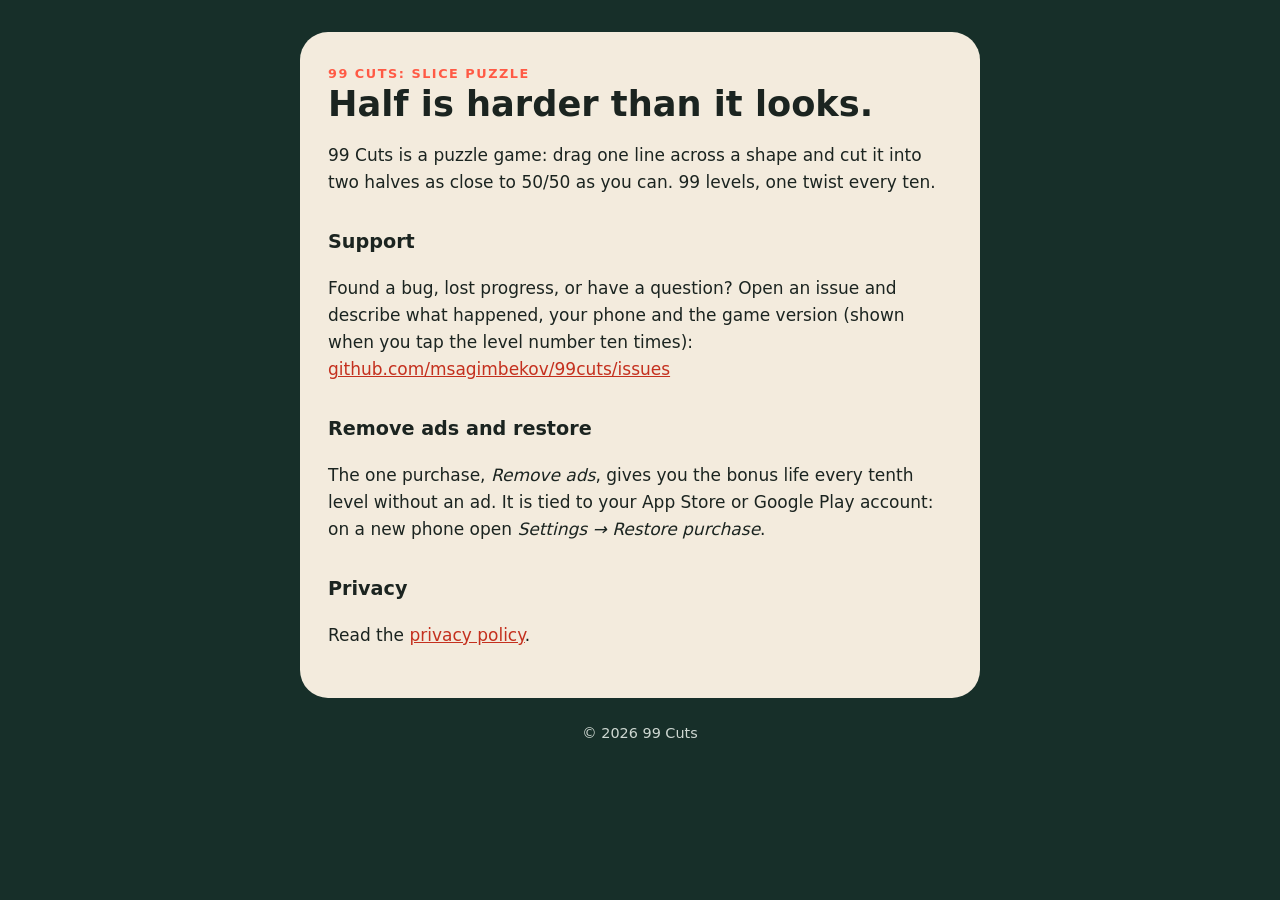
<file: index.html>
<!doctype html>
<html lang="en"><head><meta charset="utf-8"><meta name="viewport" content="width=device-width,initial-scale=1">
<title>99 Cuts: Slice Puzzle – Support</title><link rel="stylesheet" href="style.css"></head>
<body><main><div class="card">
<div class="tag">99 Cuts: Slice Puzzle</div>
<h1>Half is harder than it looks.</h1>
<p>99 Cuts is a puzzle game: drag one line across a shape and cut it into two halves as close to 50/50 as you can. 99 levels, one twist every ten.</p>
<h2>Support</h2>
<p>Found a bug, lost progress, or have a question? Open an issue and describe what happened, your phone and the game version (shown when you tap the level number ten times):
<a href="https://github.com/msagimbekov/99cuts/issues">github.com/msagimbekov/99cuts/issues</a></p>
<h2>Remove ads and restore</h2>
<p>The one purchase, <em>Remove ads</em>, gives you the bonus life every tenth level without an ad. It is tied to your App Store or Google Play account: on a new phone open <em>Settings → Restore purchase</em>.</p>
<h2>Privacy</h2>
<p>Read the <a href="privacy.html">privacy policy</a>.</p>
</div>
<footer>© 2026 99 Cuts</footer></main></body></html>
</file>
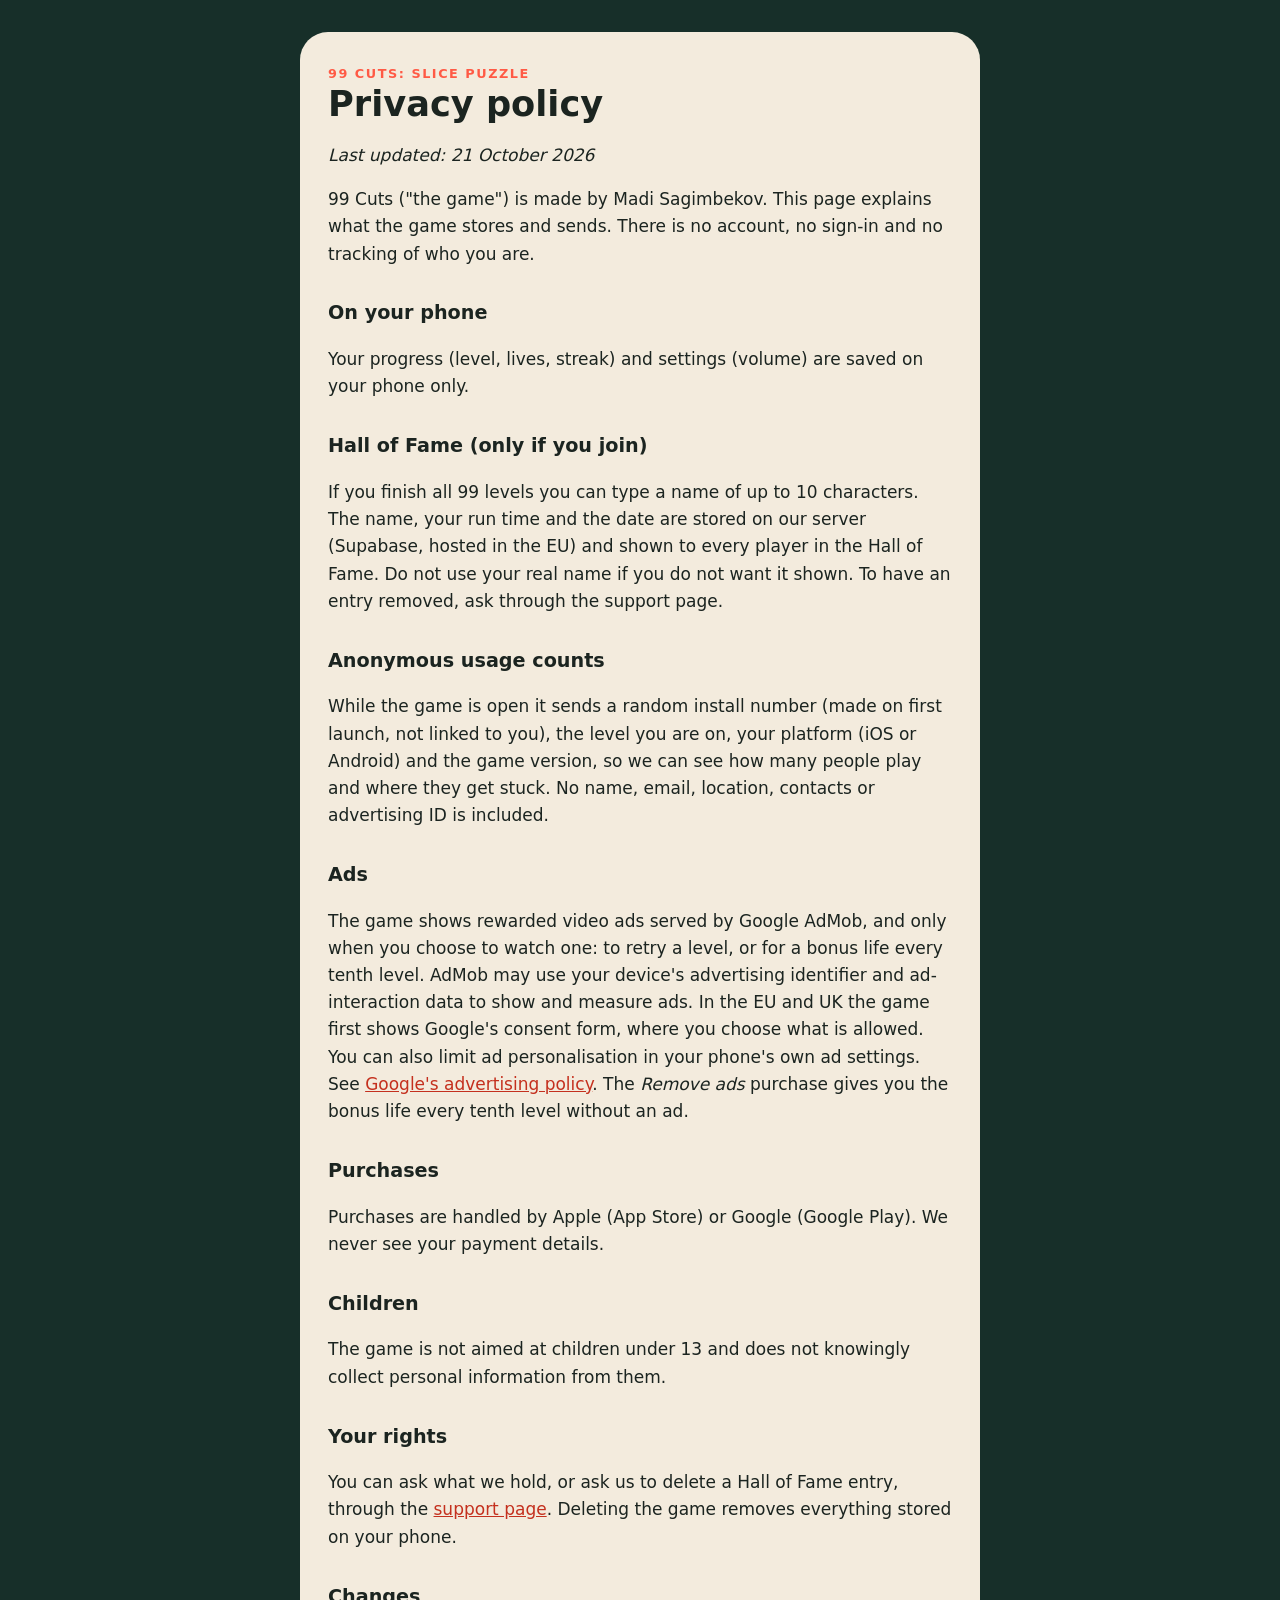
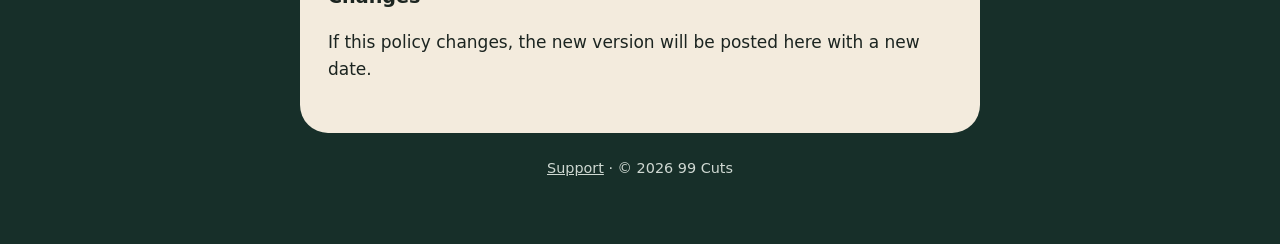
<file: privacy.html>
<!doctype html>
<html lang="en"><head><meta charset="utf-8"><meta name="viewport" content="width=device-width,initial-scale=1">
<title>99 Cuts: Slice Puzzle – Privacy Policy</title><link rel="stylesheet" href="style.css"></head>
<body><main><div class="card">
<div class="tag">99 Cuts: Slice Puzzle</div>
<h1>Privacy policy</h1>
<p><em>Last updated: 21 October 2026</em></p>
<p>99 Cuts ("the game") is made by Madi Sagimbekov. This page explains what the game stores and sends. There is no account, no sign-in and no tracking of who you are.</p>

<h2>On your phone</h2>
<p>Your progress (level, lives, streak) and settings (volume) are saved on your phone only.</p>

<h2>Hall of Fame (only if you join)</h2>
<p>If you finish all 99 levels you can type a name of up to 10 characters. The name, your run time and the date are stored on our server (Supabase, hosted in the EU) and shown to every player in the Hall of Fame. Do not use your real name if you do not want it shown. To have an entry removed, ask through the support page.</p>

<h2>Anonymous usage counts</h2>
<p>While the game is open it sends a random install number (made on first launch, not linked to you), the level you are on, your platform (iOS or Android) and the game version, so we can see how many people play and where they get stuck. No name, email, location, contacts or advertising ID is included.</p>

<h2>Ads</h2>
<p>The game shows rewarded video ads served by Google AdMob, and only when you choose to watch one: to retry a level, or for a bonus life every tenth level. AdMob may use your device's advertising identifier and ad-interaction data to show and measure ads. In the EU and UK the game first shows Google's consent form, where you choose what is allowed. You can also limit ad personalisation in your phone's own ad settings. See <a href="https://policies.google.com/technologies/ads">Google's advertising policy</a>. The <em>Remove ads</em> purchase gives you the bonus life every tenth level without an ad.</p>

<h2>Purchases</h2>
<p>Purchases are handled by Apple (App Store) or Google (Google Play). We never see your payment details.</p>

<h2>Children</h2>
<p>The game is not aimed at children under 13 and does not knowingly collect personal information from them.</p>

<h2>Your rights</h2>
<p>You can ask what we hold, or ask us to delete a Hall of Fame entry, through the <a href="index.html">support page</a>. Deleting the game removes everything stored on your phone.</p>

<h2>Changes</h2>
<p>If this policy changes, the new version will be posted here with a new date.</p>
</div>
<footer><a href="index.html">Support</a> · © 2026 99 Cuts</footer></main></body></html>
</file>
<file: style.css>
:root{--bg:#172f29;--card:#f3ebdd;--ink:#1b2420;--coral:#ff5a45}
*{box-sizing:border-box}
body{margin:0;background:var(--bg);color:var(--ink);font:17px/1.6 system-ui,-apple-system,"Segoe UI",Roboto,sans-serif}
main{max-width:720px;margin:0 auto;padding:32px 20px 64px}
.card{background:var(--card);border-radius:28px;padding:32px 28px}
h1{font-size:2.2rem;line-height:1.15;margin:0 0 .3em}
h2{font-size:1.2rem;margin:1.6em 0 .3em}
a{color:#c4301e}
.tag{color:var(--coral);font-weight:700;letter-spacing:.12em;font-size:.8rem;text-transform:uppercase}
footer{color:#cfd8d2;text-align:center;font-size:.9rem;margin-top:24px}
footer a{color:#cfd8d2}
</file>
